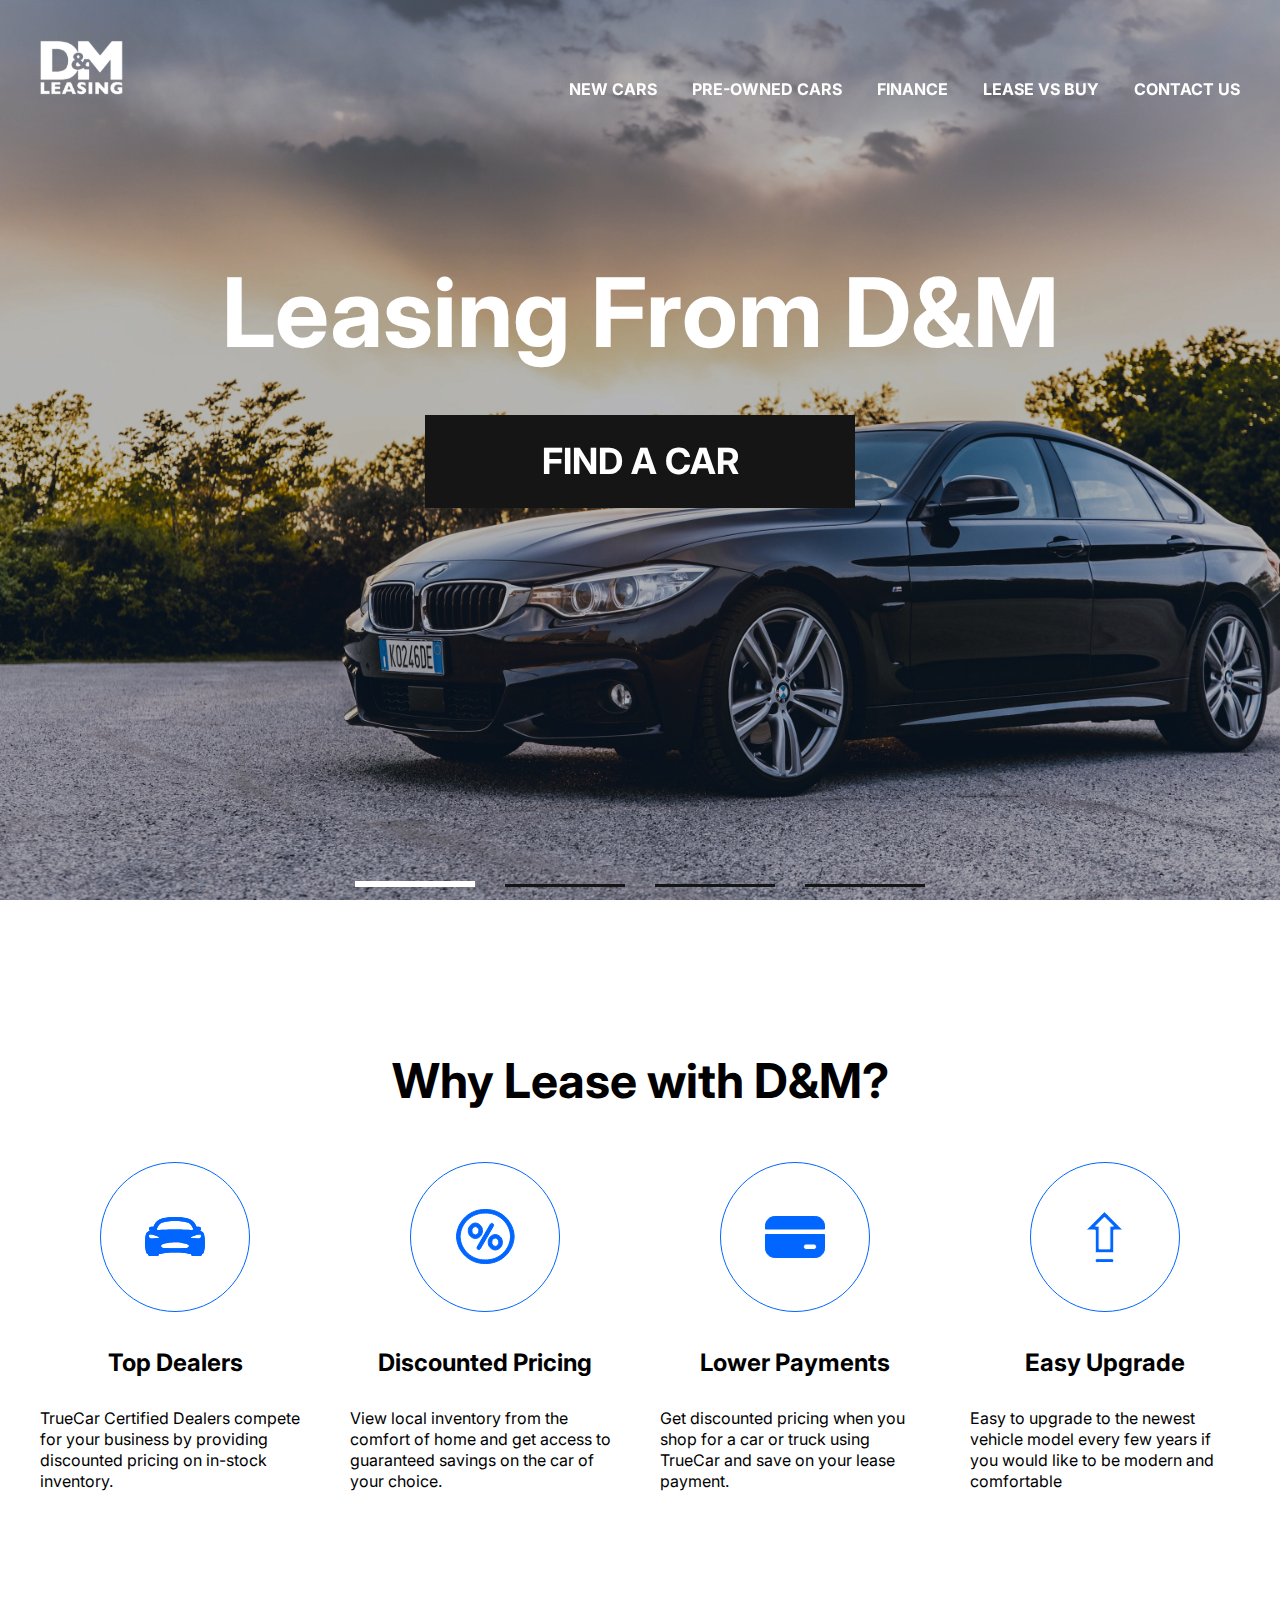
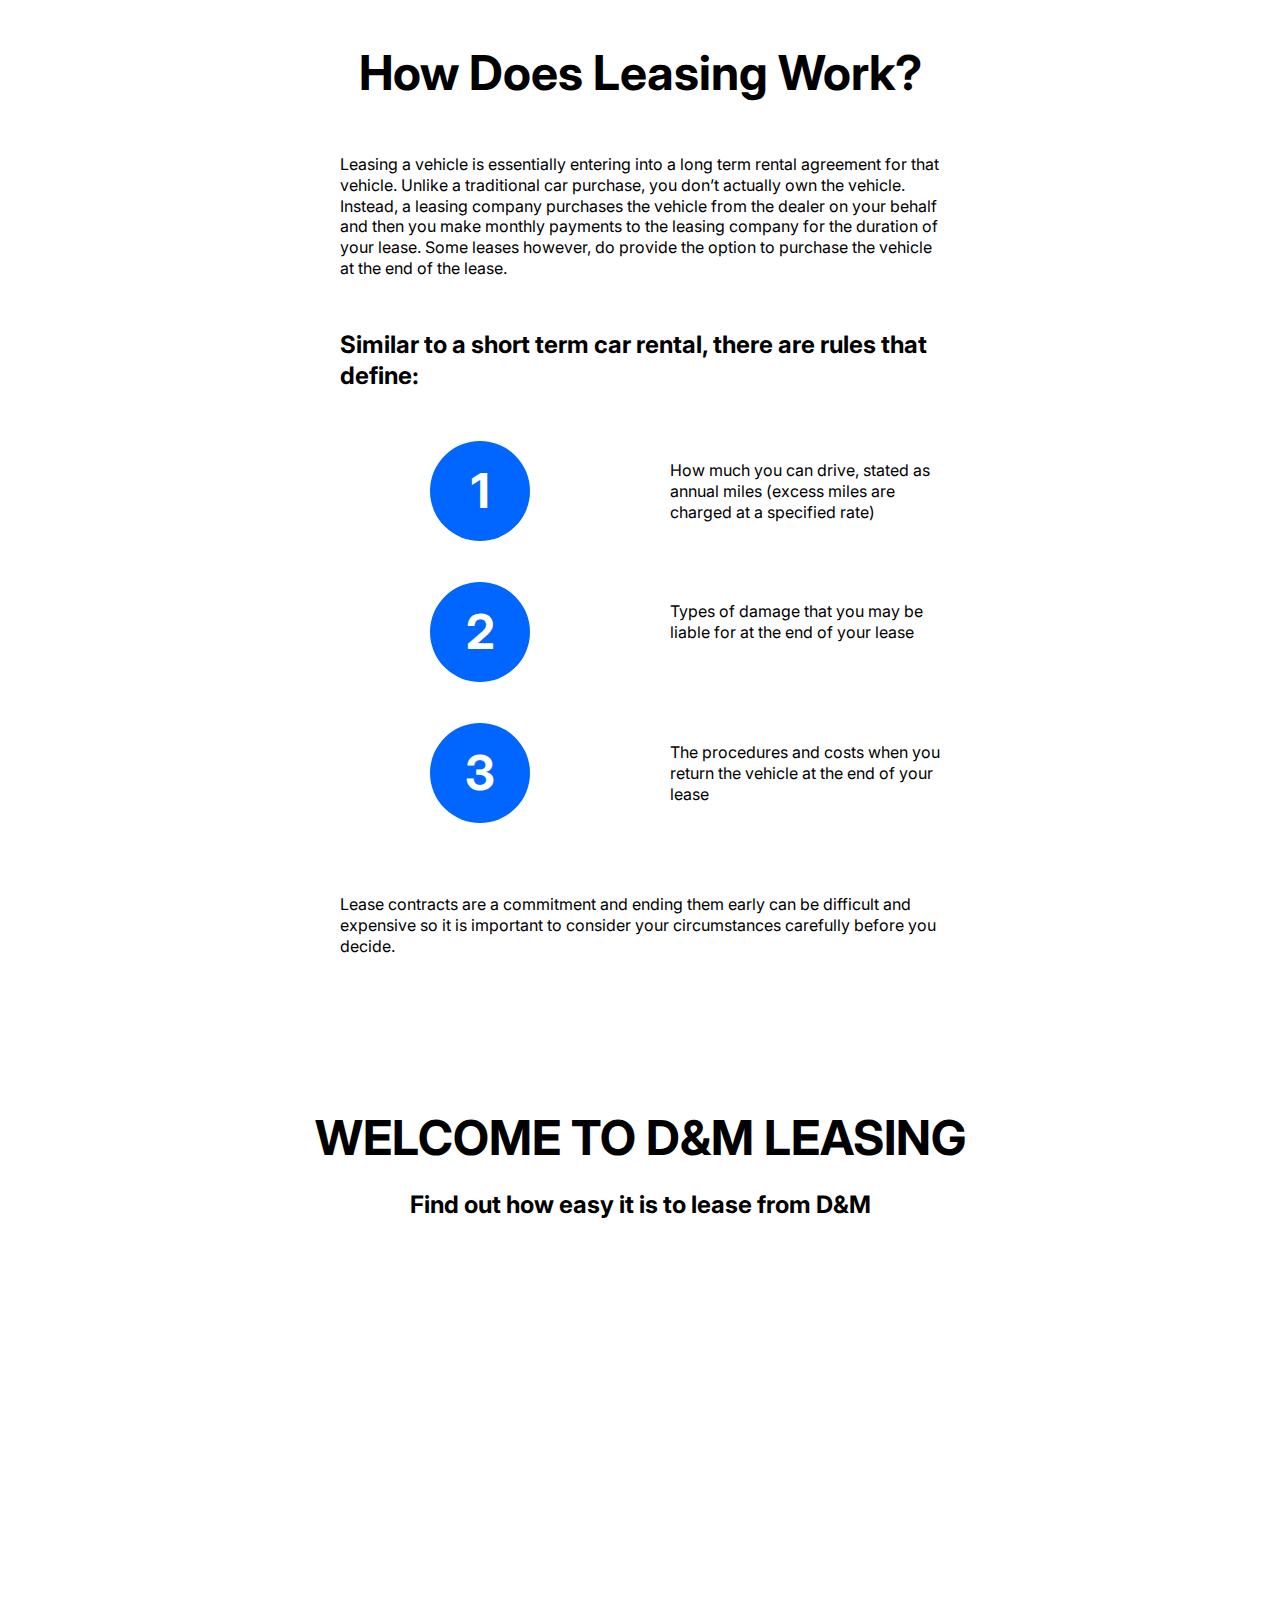
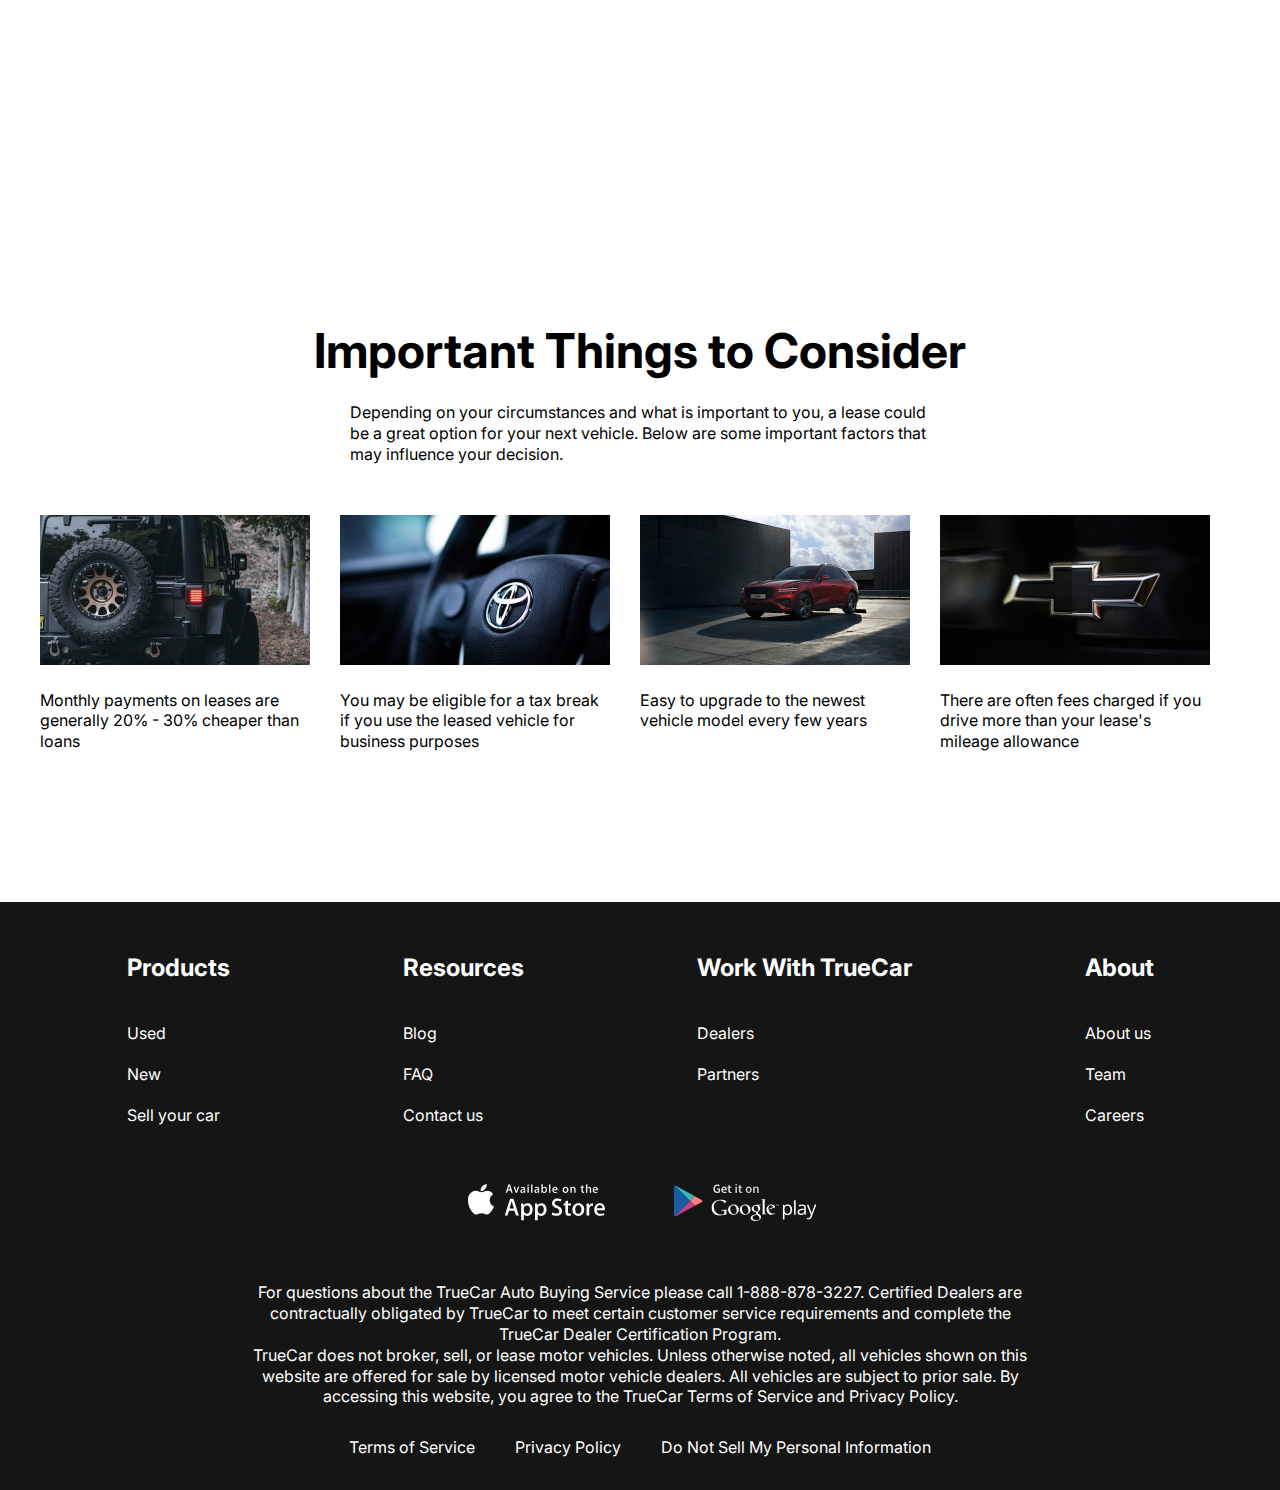
<file: index.html>
<!DOCTYPE html>
<html lang="en">
  <head>
    <meta charset="UTF-8" />
    <meta name="viewport" content="width=device-width, initial-scale=1.0" />
    <meta name="author" content="const.savitski@gmail.com" />
    <title>Lease Cars</title>
    <link rel="preconnect" href="https://fonts.googleapis.com" />
    <link rel="preconnect" href="https://fonts.gstatic.com" crossorigin />
    <link href="https://fonts.googleapis.com/css2?family=Inter:wght@400;700&display=swap" rel="stylesheet" />
    <link rel="stylesheet" href="https://cdn.jsdelivr.net/npm/swiper@10/swiper-bundle.min.css" />
    <link rel="stylesheet" href="css/style.css" />
  </head>
  <body>
    <div class="wrapper">
      <header class="header header-main">
        <div class="container">
          <div class="header__inner">
            <a href="index.html" class="logo">
              <img src="img/logo.svg" alt="logo" class="logo__img" />
            </a>
            <nav class="menu">
              <button class="menu__btn">
                <span></span>
                <span></span>
                <span></span>
              </button>
              <ul class="menu__list">
                <li class="menu__list-item">
                  <a href="new-cars.html" class="menu__list-link">NEW CARS</a>
                </li>
                <li class="menu__list-item">
                  <a href="#" class="menu__list-link">PRE-OWNED CARS</a>
                </li>
                <li class="menu__list-item">
                  <a href="#" class="menu__list-link">FINANCE</a>
                </li>
                <li class="menu__list-item">
                  <a href="#" class="menu__list-link">LEASE VS BUY</a>
                </li>
                <li class="menu__list-item">
                  <a href="contacts.html" class="menu__list-link">CONTACT US</a>
                </li>
              </ul>
            </nav>
          </div>
          <!-- /.header__inner -->
        </div>
        <!-- /.container -->
      </header>
      <!-- header -->
      <main class="main">
        <section class="top">
          <div class="container">
            <h1 class="title">Leasing From D&M</h1>
            <a href="new-cars.html" class="top__link">FIND A CAR</a>
          </div>
        </section>
        <div class="slider">
          <div class="swiper">
            <div class="swiper-wrapper">
              <div class="swiper-slide" style="background-image: url(img/slide-1.jpg)"></div>
              <div class="swiper-slide" style="background-image: url(img/slide-2.jpg)"></div>
              <div class="swiper-slide" style="background-image: url(img/slide-3.jpg)"></div>
              <div class="swiper-slide" style="background-image: url(img/slide-4.jpg)"></div>
            </div>
            <div class="swiper-pagination"></div>
          </div>
        </div>
        <section class="why-lease">
          <div class="container">
            <h2 class="section-title">Why Lease with D&M?</h2>
            <ul class="why-lease__list">
              <li class="why-lease__item">
                <img src="img/why-lease-1.svg" alt="why-lease" class="why-lease__item-img" />
                <h3 class="why-lease__item-title">Top Dealers</h3>
                <p class="why-lease__item-text">TrueCar Certified Dealers compete for your business by providing discounted pricing on in-stock inventory.</p>
              </li>
              <li class="why-lease__item">
                <img src="img/why-lease-2.svg" alt="why-lease" class="why-lease__item-img" />
                <h3 class="why-lease__item-title">Discounted Pricing</h3>
                <p class="why-lease__item-text">View local inventory from the comfort of home and get access to guaranteed savings on the car of your choice.</p>
              </li>
              <li class="why-lease__item">
                <img src="img/why-lease-3.svg" alt="why-lease" class="why-lease__item-img" />
                <h3 class="why-lease__item-title">Lower Payments</h3>
                <p class="why-lease__item-text">Get discounted pricing when you shop for a car or truck using TrueCar and save on your lease payment.</p>
              </li>
              <li class="why-lease__item">
                <img src="img/why-lease-4.svg" alt="why-lease" class="why-lease__item-img" />
                <h3 class="why-lease__item-title">Easy Upgrade</h3>
                <p class="why-lease__item-text">Easy to upgrade to the newest vehicle model every few years if you would like to be modern and comfortable</p>
              </li>
            </ul>
          </div>
        </section>
        <section class="how-does">
          <div class="container">
            <div class="how-does__inner">
              <h2 class="section-title">How Does Leasing Work?</h2>
              <p class="how-does__text">
                Leasing a vehicle is essentially entering into a long term rental agreement for that vehicle. Unlike a traditional car purchase, you don’t actually own the vehicle. Instead, a leasing
                company purchases the vehicle from the dealer on your behalf and then you make monthly payments to the leasing company for the duration of your lease. Some leases however, do provide
                the option to purchase the vehicle at the end of the lease.
              </p>
              <h4 class="how-does-title">Similar to a short term car rental, there are rules that define:</h4>
              <ol class="how-does-list">
                <li class="how-does-item">How much you can drive, stated as annual miles (excess miles are charged at a specified rate)</li>
                <li class="how-does-item">Types of damage that you may be liable for at the end of your lease</li>
                <li class="how-does-item">The procedures and costs when you return the vehicle at the end of your lease</li>
              </ol>
              <p class="how-does__text">
                Lease contracts are a commitment and ending them early can be difficult and expensive so it is important to consider your circumstances carefully before you decide.
              </p>
            </div>
          </div>
        </section>
        <section class="video">
          <div class="container">
            <h2 class="section-title video__title">WELCOME TO D&M LEASING</h2>
            <p class="video__text">Find out how easy it is to lease from D&M</p>
            <iframe
              class="video__content"
              width="1000"
              height="500"
              src="https://www.youtube.com/embed/gGgpRIZB2OI?si=uB-7iKYy2S3xcI5C&amp;controls=0"
              title="YouTube video player"
              frameborder="0"
              allow="accelerometer; autoplay; clipboard-write; encrypted-media; gyroscope; picture-in-picture; web-share"
              allowfullscreen
            ></iframe>
          </div>
        </section>
        <section class="important">
          <div class="container">
            <h2 class="section-title important__title">Important Things to Consider</h2>
            <p class="important__text">
              Depending on your circumstances and what is important to you, a lease could be a great option for your next vehicle. Below are some important factors that may influence your decision.
            </p>
            <ul class="important__list">
              <li class="important__item">
                <img src="img/imp-1.jpg" alt="important" class="important__item-img" />
                <p class="important__item-text">Monthly payments on leases are generally 20% - 30% cheaper than loans</p>
              </li>
              <li class="important__item">
                <img src="img/imp-2.jpg" alt="important" class="important__item-img" />
                <p class="important__item-text">You may be eligible for a tax break if you use the leased vehicle for business purposes</p>
              </li>
              <li class="important__item">
                <img src="img/imp-3.jpg" alt="important" class="important__item-img" />
                <p class="important__item-text">Easy to upgrade to the newest vehicle model every few years</p>
              </li>
              <li class="important__item">
                <img src="img/imp-4.jpg" alt="important" class="important__item-img" />
                <p class="important__item-text">There are often fees charged if you drive more than your lease's mileage allowance</p>
              </li>
            </ul>
          </div>
        </section>
      </main>
      <!-- main -->
      <footer class="footer">
        <div class="container">
          <nav class="footer__menu">
            <ul class="footer__menu-list">
              <li class="footer__menu-item">
                <p class="footer__menu-title">Products</p>
              </li>
              <li class="footer__menu-item">
                <a href="#" class="footer__menu-link">Used</a>
              </li>
              <li class="footer__menu-item">
                <a href="#" class="footer__menu-link">New</a>
              </li>
              <li class="footer__menu-item">
                <a href="#" class="footer__menu-link">Sell your car</a>
              </li>
            </ul>
            <ul class="footer__menu-list">
              <li class="footer__menu-item">
                <p class="footer__menu-title">Resources</p>
              </li>
              <li class="footer__menu-item">
                <a href="#" class="footer__menu-link">Blog</a>
              </li>
              <li class="footer__menu-item">
                <a href="#" class="footer__menu-link">FAQ</a>
              </li>
              <li class="footer__menu-item">
                <a href="#" class="footer__menu-link">Contact us</a>
              </li>
            </ul>
            <ul class="footer__menu-list">
              <li class="footer__menu-item">
                <p class="footer__menu-title">Work With TrueCar</p>
              </li>
              <li class="footer__menu-item">
                <a href="#" class="footer__menu-link">Dealers</a>
              </li>
              <li class="footer__menu-item">
                <a href="#" class="footer__menu-link">Partners</a>
              </li>
            </ul>
            <ul class="footer__menu-list">
              <li class="footer__menu-item">
                <p class="footer__menu-title">About</p>
              </li>
              <li class="footer__menu-item">
                <a href="#" class="footer__menu-link">About us</a>
              </li>
              <li class="footer__menu-item">
                <a href="#" class="footer__menu-link">Team</a>
              </li>
              <li class="footer__menu-item">
                <a href="#" class="footer__menu-link">Careers</a>
              </li>
            </ul>
          </nav>
          <ul class="app">
            <li class="app__item">
              <a href="#" class="app__item-link">
                <img class="app__item-img" src="img/appstore.svg" alt="app" />
              </a>
            </li>
            <li class="app__item">
              <a href="#" class="app__item-link">
                <img class="app__item-img" src="img/googleplay.svg" alt="app" />
              </a>
            </li>
          </ul>
          <div class="footer__copy">
            <p class="footer__copy-text">
              For questions about the TrueCar Auto Buying Service please call 1-888-878-3227. Certified Dealers are contractually obligated by TrueCar to meet certain customer service requirements and
              complete the TrueCar Dealer Certification Program.
            </p>
            <p class="footer__copy-text">
              TrueCar does not broker, sell, or lease motor vehicles. Unless otherwise noted, all vehicles shown on this website are offered for sale by licensed motor vehicle dealers. All vehicles
              are subject to prior sale. By accessing this website, you agree to the TrueCar Terms of Service and Privacy Policy.
            </p>
          </div>
          <nav class="copy__nav">
            <ul class="copy__nav-list">
              <li class="copy__nav-item">
                <a href="#" class="copy__nav-link">Terms of Service</a>
              </li>
              <li class="copy__nav-item">
                <a href="#" class="copy__nav-link">Privacy Policy</a>
              </li>
              <li class="copy__nav-item">
                <a href="#" class="copy__nav-link">Do Not Sell My Personal Information</a>
              </li>
            </ul>
          </nav>
        </div>
      </footer>
      <!-- footer -->
    </div>
    <!-- wrapper -->
    <script src="js/swiper-bundle.min.js"></script>
    <script src="js/main.js"></script>
  </body>
</html>
</file>
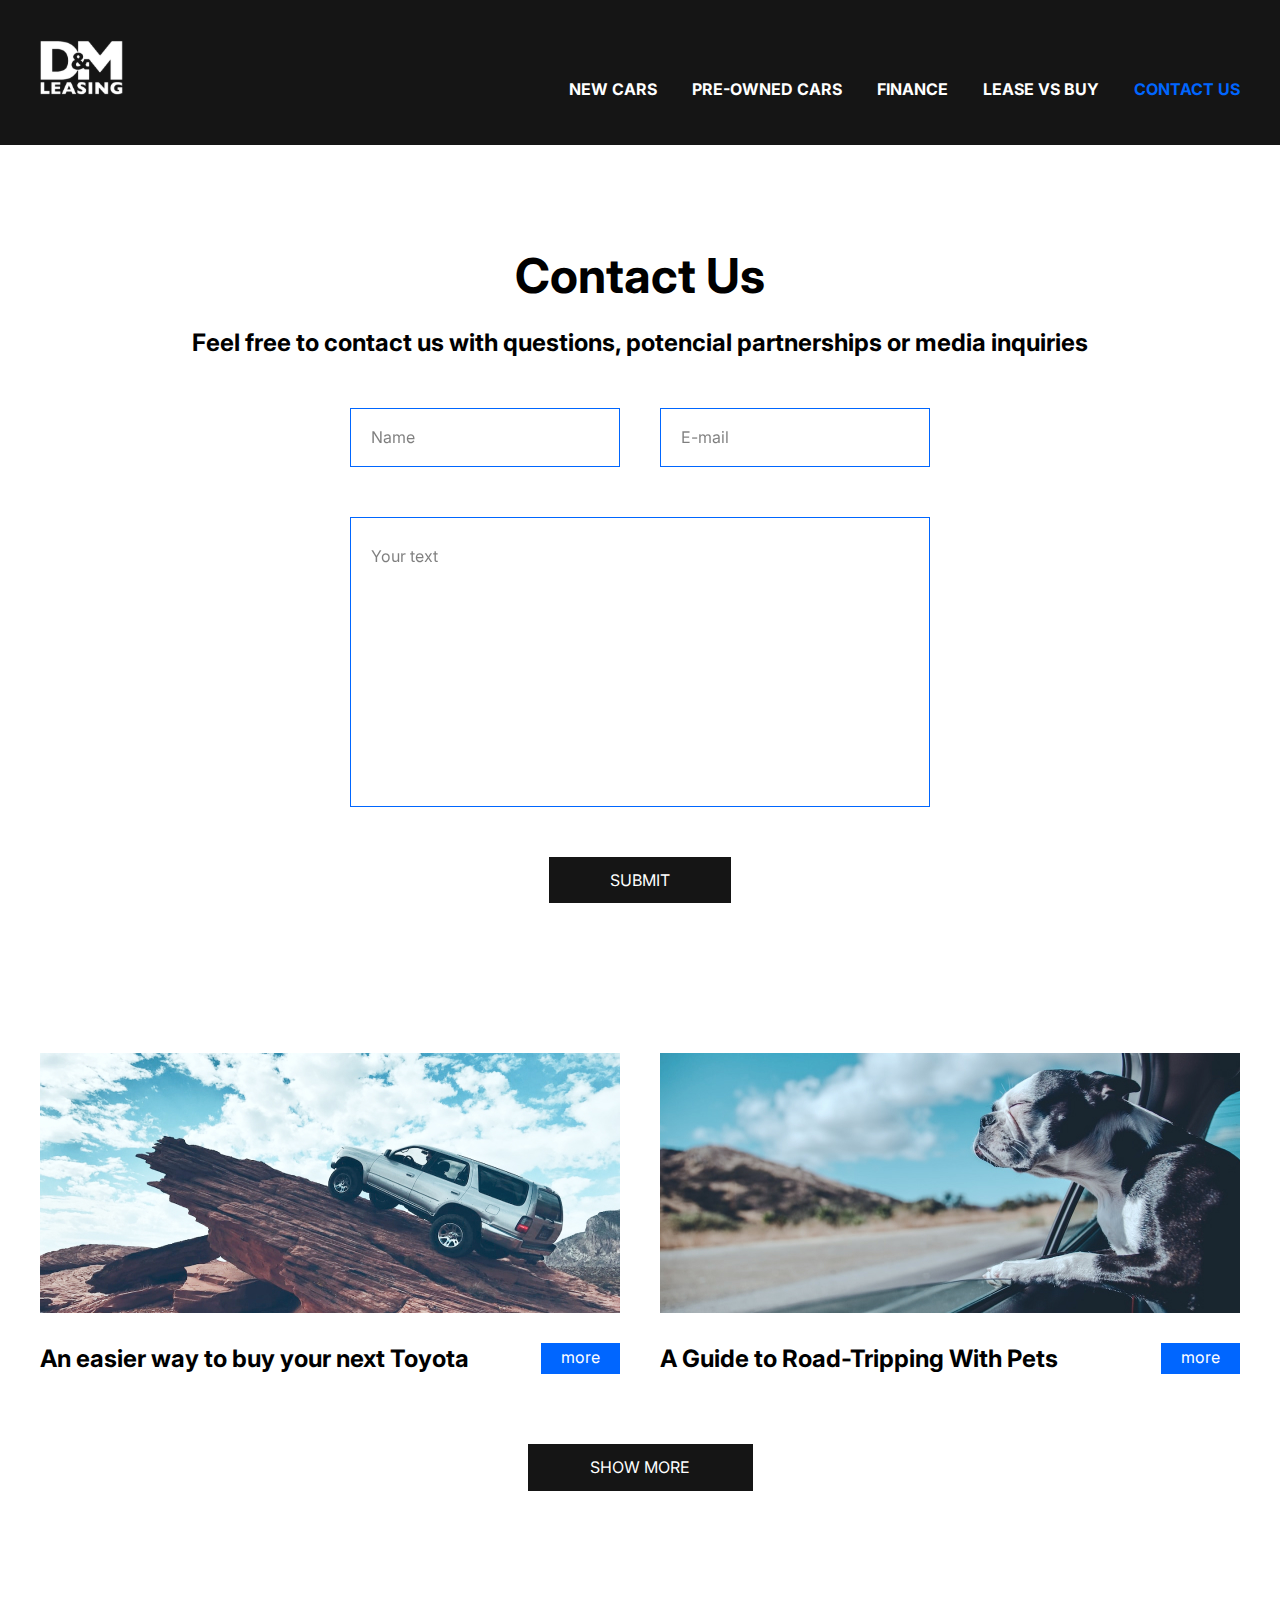
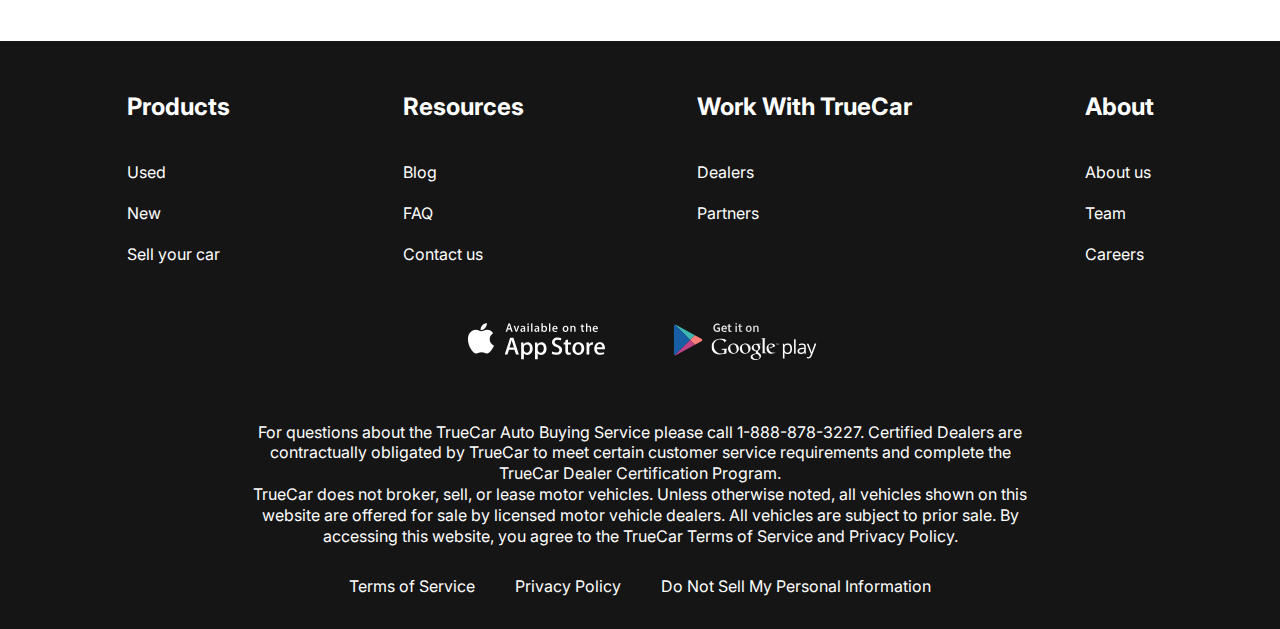
<file: contacts.html>
<!DOCTYPE html>
<html lang="en">
  <head>
    <meta charset="UTF-8" />
    <meta name="viewport" content="width=device-width, initial-scale=1.0" />
    <title>Lease Cars</title>
    <link rel="preconnect" href="https://fonts.googleapis.com" />
    <link rel="preconnect" href="https://fonts.gstatic.com" crossorigin />
    <link
      href="https://fonts.googleapis.com/css2?family=Inter:wght@400;700&display=swap"
      rel="stylesheet"
    />
    <link rel="stylesheet" href="css/style.css" />
  </head>
  <body>
    <div class="wrapper">
      <header class="header">
        <div class="container">
          <div class="header__inner">
            <a href="index.html" class="logo">
              <img src="img/logo.svg" alt="logo" class="logo__img" />
            </a>
            <nav class="menu">
              <button class="menu__btn">
                <span></span>
                <span></span>
                <span></span>
              </button>
              <ul class="menu__list">
                <li class="menu__list-item">
                  <a href="new-cars.html" class="menu__list-link">NEW CARS</a>
                </li>
                <li class="menu__list-item">
                  <a href="#" class="menu__list-link">PRE-OWNED CARS</a>
                </li>
                <li class="menu__list-item">
                  <a href="#" class="menu__list-link">FINANCE</a>
                </li>
                <li class="menu__list-item">
                  <a href="#" class="menu__list-link">LEASE VS BUY</a>
                </li>
                <li class="menu__list-item">
                  <a
                    href="contacts.html"
                    class="menu__list-link menu__list-link--active"
                    >CONTACT US</a
                  >
                </li>
              </ul>
            </nav>
          </div>
          <!-- /.header__inner -->
        </div>
        <!-- /.container -->
      </header>
      <!-- header -->
      <main class="main">
        <section class="contacts">
          <div class="container">
            <h2 class="section-title contacts__title">Contact Us</h2>
            <p class="contacts__text">
              Feel free to contact us with questions, potencial partnerships or
              media inquiries
            </p>
            <form action="#" class="form">
              <input type="text" class="form__input" placeholder="Name" />
              <input type="email" class="form__input" placeholder="E-mail" />
              <textarea
                class="form__textarea"
                placeholder="Your text"
              ></textarea>
              <button class="form__btn" type="submit">SUBMIT</button>
            </form>
          </div>
        </section>
        <section class="blog">
          <div class="container">
            <div class="blog__items">
              <div class="blog__item">
                <img src="img/blog-1.jpg" alt="blog" class="blog__item-img" />
                <h4 class="blog__item-title">
                  An easier way to buy your next Toyota
                </h4>
                <a href="#" class="blog__item-link">more</a>
              </div>
              <div class="blog__item">
                <img src="img/blog-2.jpg" alt="blog" class="blog__item-img" />
                <h4 class="blog__item-title">
                  A Guide to Road-Tripping With Pets
                </h4>
                <a href="#" class="blog__item-link">more</a>
              </div>
            </div>
            <a href="#" class="showmore-link">SHOW MORE</a>
          </div>
        </section>
      </main>
      <!-- main -->
      <footer class="footer">
        <div class="container">
          <nav class="footer__menu">
            <ul class="footer__menu-list">
              <li class="footer__menu-item">
                <p class="footer__menu-title">Products</p>
              </li>
              <li class="footer__menu-item">
                <a href="#" class="footer__menu-link">Used</a>
              </li>
              <li class="footer__menu-item">
                <a href="#" class="footer__menu-link">New</a>
              </li>
              <li class="footer__menu-item">
                <a href="#" class="footer__menu-link">Sell your car</a>
              </li>
            </ul>
            <ul class="footer__menu-list">
              <li class="footer__menu-item">
                <p class="footer__menu-title">Resources</p>
              </li>
              <li class="footer__menu-item">
                <a href="#" class="footer__menu-link">Blog</a>
              </li>
              <li class="footer__menu-item">
                <a href="#" class="footer__menu-link">FAQ</a>
              </li>
              <li class="footer__menu-item">
                <a href="#" class="footer__menu-link">Contact us</a>
              </li>
            </ul>
            <ul class="footer__menu-list">
              <li class="footer__menu-item">
                <p class="footer__menu-title">Work With TrueCar</p>
              </li>
              <li class="footer__menu-item">
                <a href="#" class="footer__menu-link">Dealers</a>
              </li>
              <li class="footer__menu-item">
                <a href="#" class="footer__menu-link">Partners</a>
              </li>
            </ul>
            <ul class="footer__menu-list">
              <li class="footer__menu-item">
                <p class="footer__menu-title">About</p>
              </li>
              <li class="footer__menu-item">
                <a href="#" class="footer__menu-link">About us</a>
              </li>
              <li class="footer__menu-item">
                <a href="#" class="footer__menu-link">Team</a>
              </li>
              <li class="footer__menu-item">
                <a href="#" class="footer__menu-link">Careers</a>
              </li>
            </ul>
          </nav>
          <ul class="app">
            <li class="app__item">
              <a href="#" class="app__item-link">
                <img class="app__item-img" src="img/appstore.svg" alt="app" />
              </a>
            </li>
            <li class="app__item">
              <a href="#" class="app__item-link">
                <img class="app__item-img" src="img/googleplay.svg" alt="app" />
              </a>
            </li>
          </ul>
          <div class="footer__copy">
            <p class="footer__copy-text">
              For questions about the TrueCar Auto Buying Service please call
              1-888-878-3227. Certified Dealers are contractually obligated by
              TrueCar to meet certain customer service requirements and complete
              the TrueCar Dealer Certification Program.
            </p>
            <p class="footer__copy-text">
              TrueCar does not broker, sell, or lease motor vehicles. Unless
              otherwise noted, all vehicles shown on this website are offered
              for sale by licensed motor vehicle dealers. All vehicles are
              subject to prior sale. By accessing this website, you agree to the
              TrueCar Terms of Service and Privacy Policy.
            </p>
          </div>
          <nav class="copy__nav">
            <ul class="copy__nav-list">
              <li class="copy__nav-item">
                <a href="#" class="copy__nav-link">Terms of Service</a>
              </li>
              <li class="copy__nav-item">
                <a href="#" class="copy__nav-link">Privacy Policy</a>
              </li>
              <li class="copy__nav-item">
                <a href="#" class="copy__nav-link"
                  >Do Not Sell My Personal Information</a
                >
              </li>
            </ul>
          </nav>
        </div>
      </footer>
      <!-- footer -->
    </div>
    <!-- wrapper -->
    <script src="js/main.js"></script>
  </body>
</html>
</file>
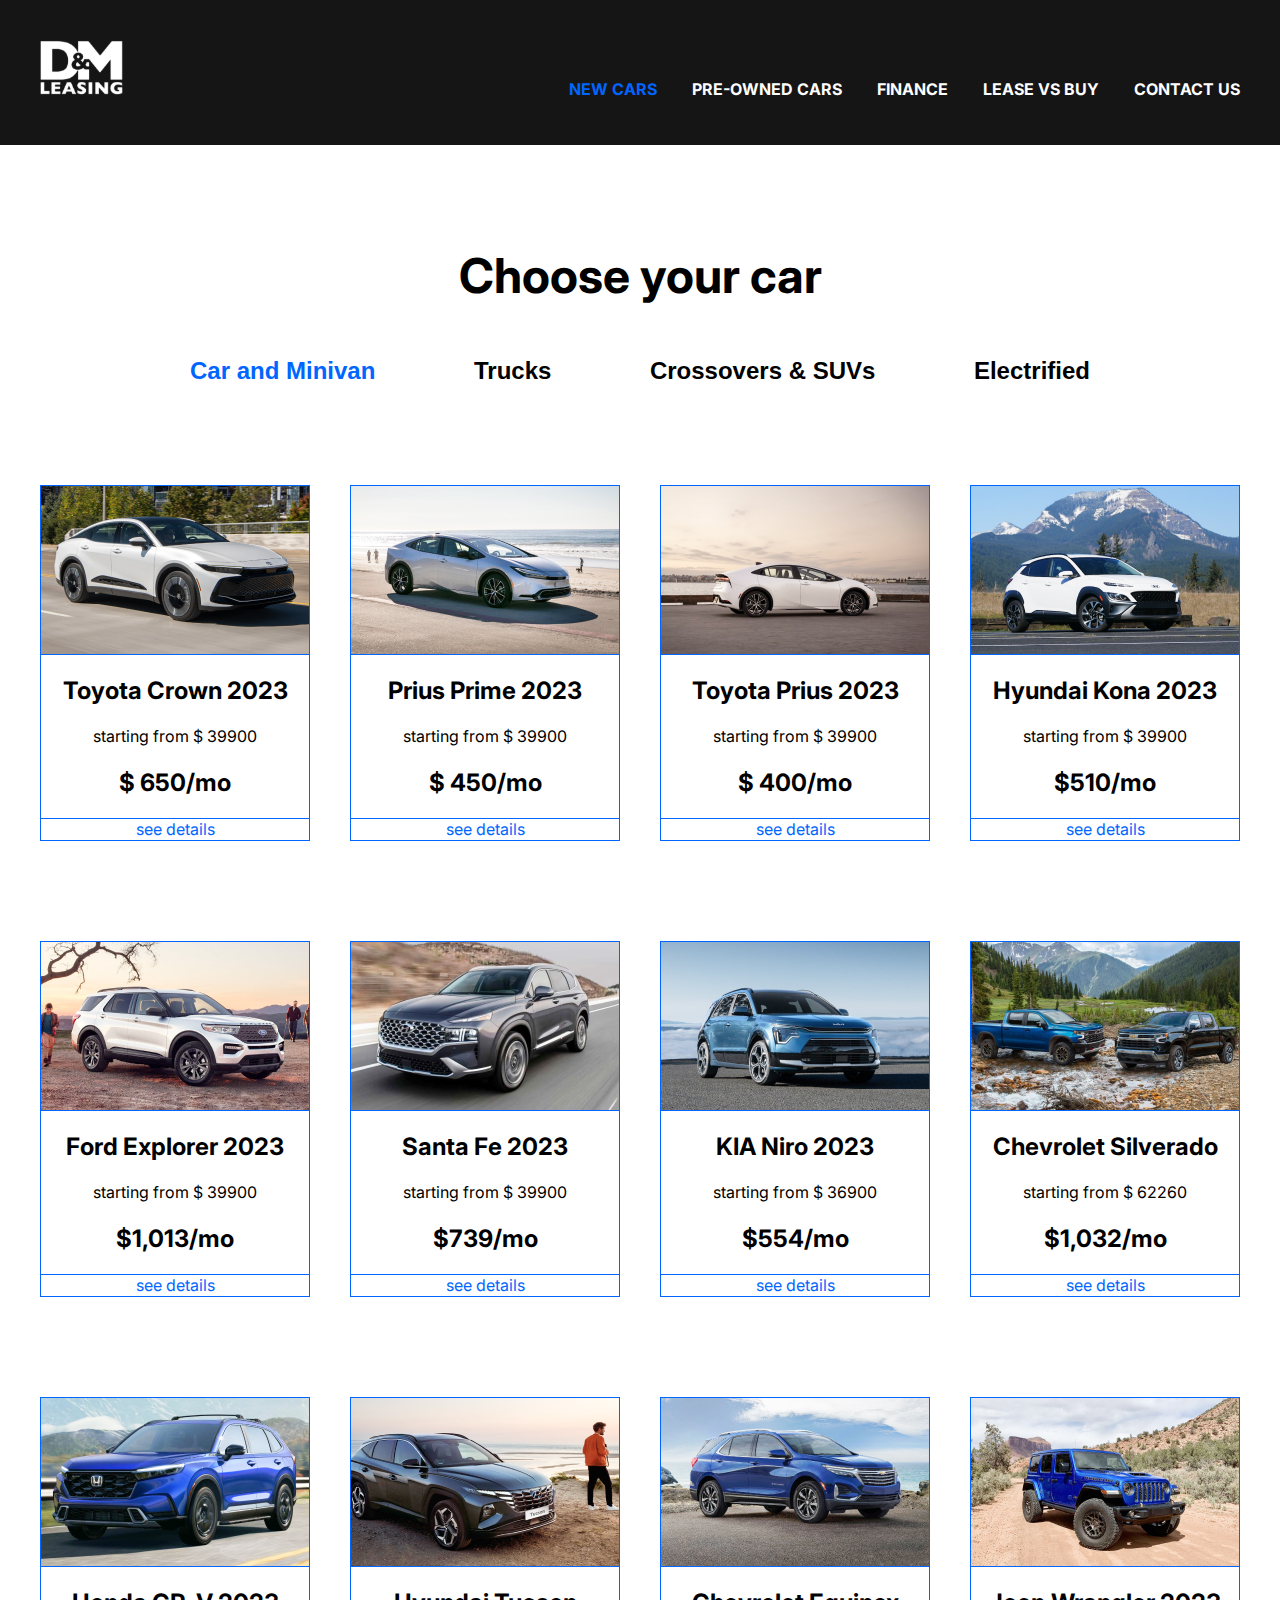
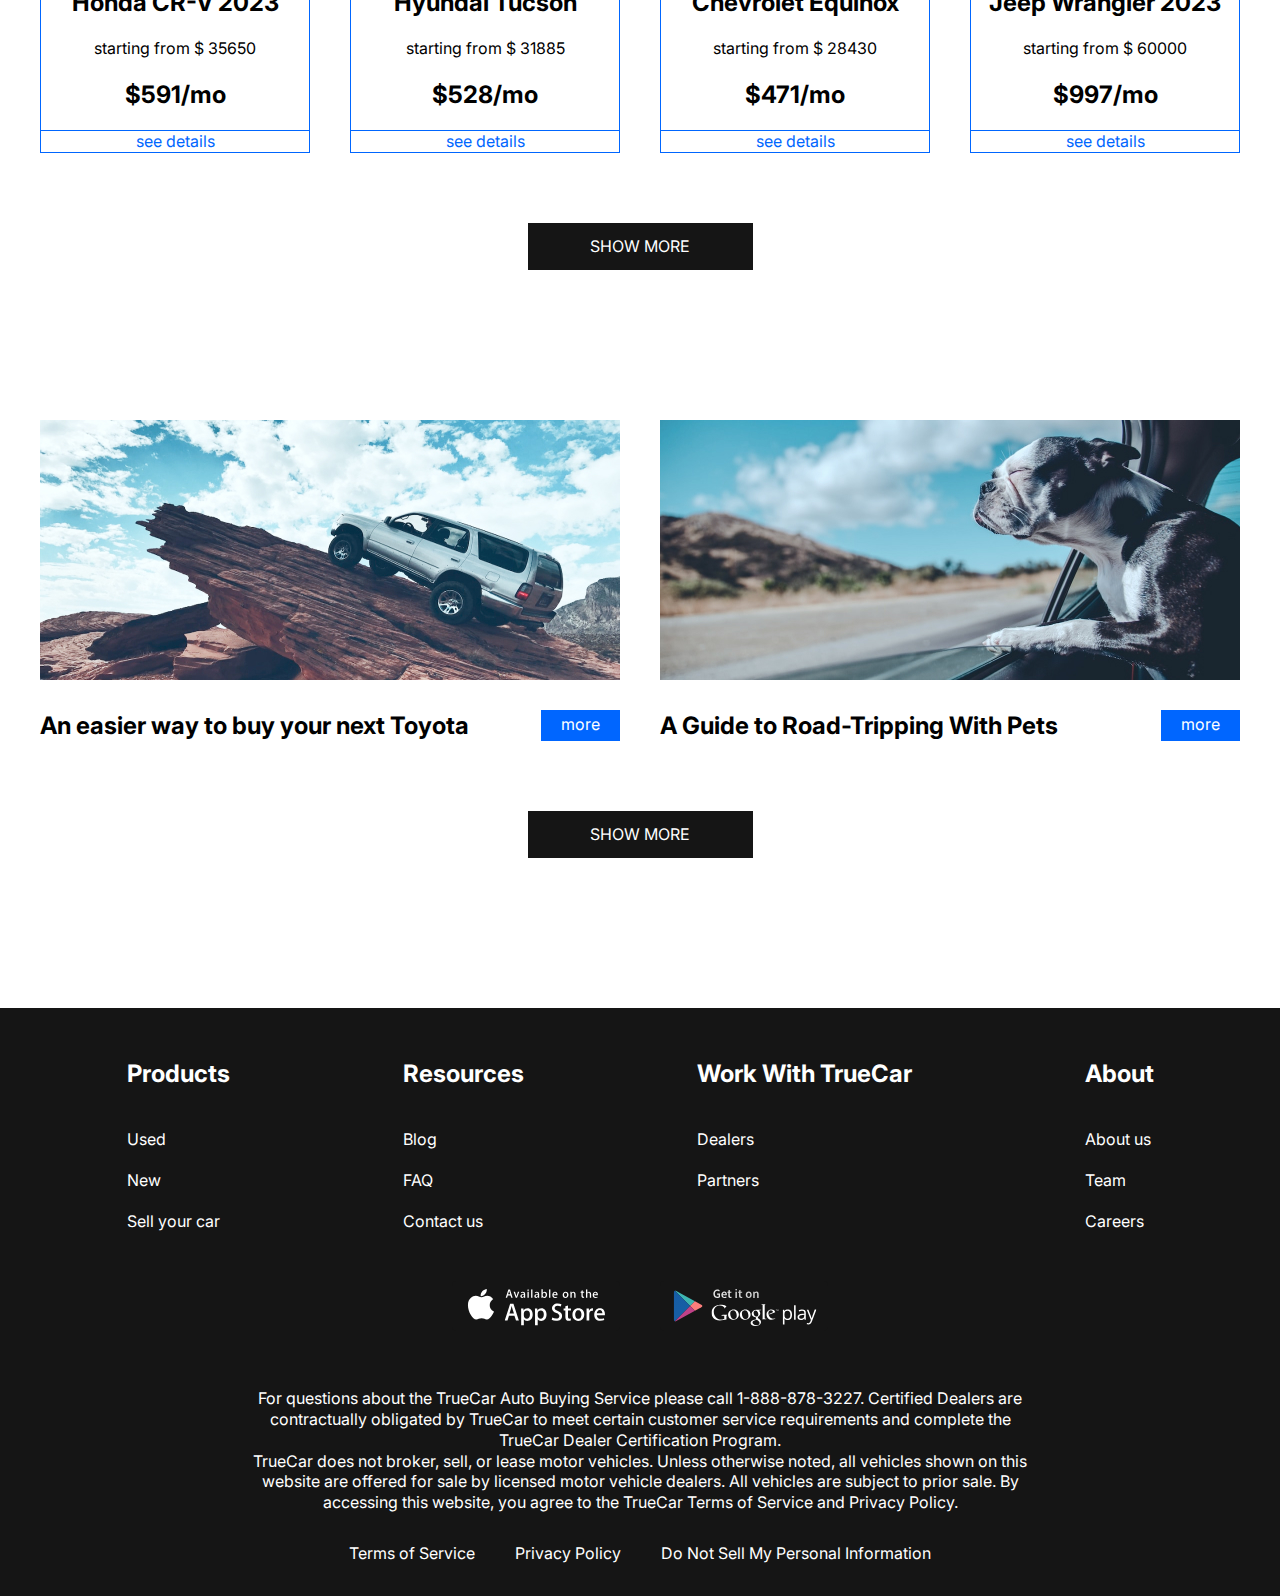
<file: new-cars.html>
<!DOCTYPE html>
<html lang="en">
  <head>
    <meta charset="UTF-8" />
    <meta name="viewport" content="width=device-width, initial-scale=1.0" />
    <title>Lease Cars</title>
    <link rel="preconnect" href="https://fonts.googleapis.com" />
    <link rel="preconnect" href="https://fonts.gstatic.com" crossorigin />
    <link
      href="https://fonts.googleapis.com/css2?family=Inter:wght@400;700&display=swap"
      rel="stylesheet"
    />
    <link rel="stylesheet" href="css/style.css" />
  </head>
  <body>
    <div class="wrapper">
      <header class="header">
        <div class="container">
          <div class="header__inner">
            <a href="index.html" class="logo">
              <img src="img/logo.svg" alt="logo" class="logo__img" />
            </a>
            <nav class="menu">
              <button class="menu__btn">
                <span></span>
                <span></span>
                <span></span>
              </button>
              <ul class="menu__list">
                <li class="menu__list-item">
                  <a
                    href="new-cars.html"
                    class="menu__list-link menu__list-link--active"
                    >NEW CARS</a
                  >
                </li>
                <li class="menu__list-item">
                  <a href="#" class="menu__list-link">PRE-OWNED CARS</a>
                </li>
                <li class="menu__list-item">
                  <a href="#" class="menu__list-link">FINANCE</a>
                </li>
                <li class="menu__list-item">
                  <a href="#" class="menu__list-link">LEASE VS BUY</a>
                </li>
                <li class="menu__list-item">
                  <a href="contacts.html" class="menu__list-link">CONTACT US</a>
                </li>
              </ul>
            </nav>
          </div>
          <!-- /.header__inner -->
        </div>
        <!-- /.container -->
      </header>
      <!-- header -->
      <main class="main">
        <section class="choose">
          <div class="container">
            <h2 class="section-title">Choose your car</h2>
            <div class="tabs">
              <div class="tabs__btn">
                <button
                  class="tabs__btn-item tabs__btn-item--active"
                  data-button="content-1"
                >
                  Car and Minivan
                </button>
                <button class="tabs__btn-item" data-button="content-2">
                  Trucks
                </button>
                <button class="tabs__btn-item" data-button="content-3">
                  Crossovers & SUVs
                </button>
                <button class="tabs__btn-item" data-button="content-4">
                  Electrified
                </button>
              </div>
              <div class="tabs__content">
                <div
                  class="tabs__content-item tabs__content-item--active"
                  id="content-1"
                >
                  <div class="card">
                    <img src="img/card-1.jpg" alt="cars" class="card__img" />
                    <div class="card__content">
                      <h4 class="card__title">Toyota Crown 2023</h4>
                      <p class="card__text">starting from $ 39900</p>
                      <p class="card__price">$ 650/mo</p>
                    </div>
                    <a href="#" class="card__link">see details</a>
                  </div>
                  <div class="card">
                    <img src="img/card-2.jpg" alt="cars" class="card__img" />
                    <div class="card__content">
                      <h4 class="card__title">Prius Prime 2023</h4>
                      <p class="card__text">starting from $ 39900</p>
                      <p class="card__price">$ 450/mo</p>
                    </div>
                    <a href="#" class="card__link">see details</a>
                  </div>
                  <div class="card">
                    <img src="img/card-3.jpg" alt="cars" class="card__img" />
                    <div class="card__content">
                      <h4 class="card__title">Toyota Prius 2023</h4>
                      <p class="card__text">starting from $ 39900</p>
                      <p class="card__price">$ 400/mo</p>
                    </div>
                    <a href="#" class="card__link">see details</a>
                  </div>
                  <div class="card">
                    <img src="img/card-4.jpg" alt="cars" class="card__img" />
                    <div class="card__content">
                      <h4 class="card__title">Hyundai Kona 2023</h4>
                      <p class="card__text">starting from $ 39900</p>
                      <p class="card__price">$510/mo</p>
                    </div>
                    <a href="#" class="card__link">see details</a>
                  </div>
                  <div class="card">
                    <img src="img/card-5.jpg" alt="cars" class="card__img" />
                    <div class="card__content">
                      <h4 class="card__title">Ford Explorer 2023</h4>
                      <p class="card__text">starting from $ 39900</p>
                      <p class="card__price">$1,013/mo</p>
                    </div>
                    <a href="#" class="card__link">see details</a>
                  </div>
                  <div class="card">
                    <img src="img/card-6.jpg" alt="cars" class="card__img" />
                    <div class="card__content">
                      <h4 class="card__title">Santa Fe 2023</h4>
                      <p class="card__text">starting from $ 39900</p>
                      <p class="card__price">$739/mo</p>
                    </div>
                    <a href="#" class="card__link">see details</a>
                  </div>
                  <div class="card">
                    <img src="img/card-7.jpg" alt="cars" class="card__img" />
                    <div class="card__content">
                      <h4 class="card__title">KIA Niro 2023</h4>
                      <p class="card__text">starting from $ 36900</p>
                      <p class="card__price">$554/mo</p>
                    </div>
                    <a href="#" class="card__link">see details</a>
                  </div>
                  <div class="card">
                    <img src="img/card-8.jpg" alt="cars" class="card__img" />
                    <div class="card__content">
                      <h4 class="card__title">Chevrolet Silverado</h4>
                      <p class="card__text">starting from $ 62260</p>
                      <p class="card__price">$1,032/mo</p>
                    </div>
                    <a href="#" class="card__link">see details</a>
                  </div>
                  <div class="card">
                    <img src="img/card-9.jpg" alt="cars" class="card__img" />
                    <div class="card__content">
                      <h4 class="card__title">Honda CR-V 2023</h4>
                      <p class="card__text">starting from $ 35650</p>
                      <p class="card__price">$591/mo</p>
                    </div>
                    <a href="#" class="card__link">see details</a>
                  </div>
                  <div class="card">
                    <img src="img/card-10.jpg" alt="cars" class="card__img" />
                    <div class="card__content">
                      <h4 class="card__title">Hyundai Tucson</h4>
                      <p class="card__text">starting from $ 31885</p>
                      <p class="card__price">$528/mo</p>
                    </div>
                    <a href="#" class="card__link">see details</a>
                  </div>
                  <div class="card">
                    <img src="img/card-11.jpg" alt="cars" class="card__img" />
                    <div class="card__content">
                      <h4 class="card__title">Chevrolet Equinox</h4>
                      <p class="card__text">starting from $ 28430</p>
                      <p class="card__price">$471/mo</p>
                    </div>
                    <a href="#" class="card__link">see details</a>
                  </div>
                  <div class="card">
                    <img src="img/card-12.jpg" alt="cars" class="card__img" />
                    <div class="card__content">
                      <h4 class="card__title">Jeep Wrangler 2023</h4>
                      <p class="card__text">starting from $ 60000</p>
                      <p class="card__price">$997/mo</p>
                    </div>
                    <a href="#" class="card__link">see details</a>
                  </div>
                </div>
                <div class="tabs__content-item" id="content-2">
                  <div class="card">
                    <img src="img/card-7.jpg" alt="cars" class="card__img" />
                    <div class="card__content">
                      <h4 class="card__title">KIA Niro 2023</h4>
                      <p class="card__text">starting from $ 36900</p>
                      <p class="card__price">$554/mo</p>
                    </div>
                    <a href="#" class="card__link">see details</a>
                  </div>
                  <div class="card">
                    <img src="img/card-8.jpg" alt="cars" class="card__img" />
                    <div class="card__content">
                      <h4 class="card__title">Chevrolet Silverado</h4>
                      <p class="card__text">starting from $ 62260</p>
                      <p class="card__price">$1,032/mo</p>
                    </div>
                    <a href="#" class="card__link">see details</a>
                  </div>
                  <div class="card">
                    <img src="img/card-9.jpg" alt="cars" class="card__img" />
                    <div class="card__content">
                      <h4 class="card__title">Honda CR-V 2023</h4>
                      <p class="card__text">starting from $ 35650</p>
                      <p class="card__price">$591/mo</p>
                    </div>
                    <a href="#" class="card__link">see details</a>
                  </div>
                  <div class="card">
                    <img src="img/card-10.jpg" alt="cars" class="card__img" />
                    <div class="card__content">
                      <h4 class="card__title">Hyundai Tucson</h4>
                      <p class="card__text">starting from $ 31885</p>
                      <p class="card__price">$528/mo</p>
                    </div>
                    <a href="#" class="card__link">see details</a>
                  </div>
                </div>
                <div class="tabs__content-item" id="content-3">
                  <div class="card">
                    <img src="img/card-5.jpg" alt="cars" class="card__img" />
                    <div class="card__content">
                      <h4 class="card__title">Ford Explorer 2023</h4>
                      <p class="card__text">starting from $ 39900</p>
                      <p class="card__price">$1,013/mo</p>
                    </div>
                    <a href="#" class="card__link">see details</a>
                  </div>
                  <div class="card">
                    <img src="img/card-6.jpg" alt="cars" class="card__img" />
                    <div class="card__content">
                      <h4 class="card__title">Santa Fe 2023</h4>
                      <p class="card__text">starting from $ 39900</p>
                      <p class="card__price">$739/mo</p>
                    </div>
                    <a href="#" class="card__link">see details</a>
                  </div>
                  <div class="card">
                    <img src="img/card-7.jpg" alt="cars" class="card__img" />
                    <div class="card__content">
                      <h4 class="card__title">KIA Niro 2023</h4>
                      <p class="card__text">starting from $ 36900</p>
                      <p class="card__price">$554/mo</p>
                    </div>
                    <a href="#" class="card__link">see details</a>
                  </div>
                  <div class="card">
                    <img src="img/card-8.jpg" alt="cars" class="card__img" />
                    <div class="card__content">
                      <h4 class="card__title">Chevrolet Silverado</h4>
                      <p class="card__text">starting from $ 62260</p>
                      <p class="card__price">$1,032/mo</p>
                    </div>
                    <a href="#" class="card__link">see details</a>
                  </div>
                  <div class="card">
                    <img src="img/card-9.jpg" alt="cars" class="card__img" />
                    <div class="card__content">
                      <h4 class="card__title">Honda CR-V 2023</h4>
                      <p class="card__text">starting from $ 35650</p>
                      <p class="card__price">$591/mo</p>
                    </div>
                    <a href="#" class="card__link">see details</a>
                  </div>
                  <div class="card">
                    <img src="img/card-10.jpg" alt="cars" class="card__img" />
                    <div class="card__content">
                      <h4 class="card__title">Hyundai Tucson</h4>
                      <p class="card__text">starting from $ 31885</p>
                      <p class="card__price">$528/mo</p>
                    </div>
                    <a href="#" class="card__link">see details</a>
                  </div>
                </div>
                <div class="tabs__content-item" id="content-4">
                  <div class="card">
                    <img src="img/card-10.jpg" alt="cars" class="card__img" />
                    <div class="card__content">
                      <h4 class="card__title">Hyundai Tucson</h4>
                      <p class="card__text">starting from $ 31885</p>
                      <p class="card__price">$528/mo</p>
                    </div>
                    <a href="#" class="card__link">see details</a>
                  </div>
                  <div class="card">
                    <img src="img/card-11.jpg" alt="cars" class="card__img" />
                    <div class="card__content">
                      <h4 class="card__title">Chevrolet Equinox</h4>
                      <p class="card__text">starting from $ 28430</p>
                      <p class="card__price">$471/mo</p>
                    </div>
                    <a href="#" class="card__link">see details</a>
                  </div>
                  <div class="card">
                    <img src="img/card-12.jpg" alt="cars" class="card__img" />
                    <div class="card__content">
                      <h4 class="card__title">Jeep Wrangler 2023</h4>
                      <p class="card__text">starting from $ 60000</p>
                      <p class="card__price">$997/mo</p>
                    </div>
                    <a href="#" class="card__link">see details</a>
                  </div>
                </div>
                <div class="tabs__content-item" id="content-2">
                  <div class="card">
                    <img src="img/card-7.jpg" alt="cars" class="card__img" />
                    <div class="card__content">
                      <h4 class="card__title">KIA Niro 2023</h4>
                      <p class="card__text">starting from $ 36900</p>
                      <p class="card__price">$554/mo</p>
                    </div>
                    <a href="#" class="card__link">see details</a>
                  </div>
                  <div class="card">
                    <img src="img/card-8.jpg" alt="cars" class="card__img" />
                    <div class="card__content">
                      <h4 class="card__title">Chevrolet Silverado</h4>
                      <p class="card__text">starting from $ 62260</p>
                      <p class="card__price">$1,032/mo</p>
                    </div>
                    <a href="#" class="card__link">see details</a>
                  </div>
                  <div class="card">
                    <img src="img/card-9.jpg" alt="cars" class="card__img" />
                    <div class="card__content">
                      <h4 class="card__title">Honda CR-V 2023</h4>
                      <p class="card__text">starting from $ 35650</p>
                      <p class="card__price">$591/mo</p>
                    </div>
                    <a href="#" class="card__link">see details</a>
                  </div>
                  <div class="card">
                    <img src="img/card-10.jpg" alt="cars" class="card__img" />
                    <div class="card__content">
                      <h4 class="card__title">Hyundai Tucson</h4>
                      <p class="card__text">starting from $ 31885</p>
                      <p class="card__price">$528/mo</p>
                    </div>
                    <a href="#" class="card__link">see details</a>
                  </div>
                </div>
                <div class="tabs__content-item" id="content-3">
                  <div class="card">
                    <img src="img/card-5.jpg" alt="cars" class="card__img" />
                    <div class="card__content">
                      <h4 class="card__title">Ford Explorer 2023</h4>
                      <p class="card__text">starting from $ 39900</p>
                      <p class="card__price">$1,013/mo</p>
                    </div>
                    <a href="#" class="card__link">see details</a>
                  </div>
                  <div class="card">
                    <img src="img/card-6.jpg" alt="cars" class="card__img" />
                    <div class="card__content">
                      <h4 class="card__title">Santa Fe 2023</h4>
                      <p class="card__text">starting from $ 39900</p>
                      <p class="card__price">$739/mo</p>
                    </div>
                    <a href="#" class="card__link">see details</a>
                  </div>
                  <div class="card">
                    <img src="img/card-7.jpg" alt="cars" class="card__img" />
                    <div class="card__content">
                      <h4 class="card__title">KIA Niro 2023</h4>
                      <p class="card__text">starting from $ 36900</p>
                      <p class="card__price">$554/mo</p>
                    </div>
                    <a href="#" class="card__link">see details</a>
                  </div>
                  <div class="card">
                    <img src="img/card-8.jpg" alt="cars" class="card__img" />
                    <div class="card__content">
                      <h4 class="card__title">Chevrolet Silverado</h4>
                      <p class="card__text">starting from $ 62260</p>
                      <p class="card__price">$1,032/mo</p>
                    </div>
                    <a href="#" class="card__link">see details</a>
                  </div>
                  <div class="card">
                    <img src="img/card-9.jpg" alt="cars" class="card__img" />
                    <div class="card__content">
                      <h4 class="card__title">Honda CR-V 2023</h4>
                      <p class="card__text">starting from $ 35650</p>
                      <p class="card__price">$591/mo</p>
                    </div>
                    <a href="#" class="card__link">see details</a>
                  </div>
                </div>
              </div>
            </div>
            <a href="#" class="showmore-link">SHOW MORE</a>
          </div>
        </section>

        <section class="blog">
          <div class="container">
            <div class="blog__items">
              <div class="blog__item">
                <img src="img/blog-1.jpg" alt="blog" class="blog__item-img" />
                <h4 class="blog__item-title">
                  An easier way to buy your next Toyota
                </h4>
                <a href="#" class="blog__item-link">more</a>
              </div>
              <div class="blog__item">
                <img src="img/blog-2.jpg" alt="blog" class="blog__item-img" />
                <h4 class="blog__item-title">
                  A Guide to Road-Tripping With Pets
                </h4>
                <a href="#" class="blog__item-link">more</a>
              </div>
            </div>
            <a href="#" class="showmore-link">SHOW MORE</a>
          </div>
        </section>
      </main>
      <!-- main -->
      <footer class="footer">
        <div class="container">
          <nav class="footer__menu">
            <ul class="footer__menu-list">
              <li class="footer__menu-item">
                <p class="footer__menu-title">Products</p>
              </li>
              <li class="footer__menu-item">
                <a href="#" class="footer__menu-link">Used</a>
              </li>
              <li class="footer__menu-item">
                <a href="#" class="footer__menu-link">New</a>
              </li>
              <li class="footer__menu-item">
                <a href="#" class="footer__menu-link">Sell your car</a>
              </li>
            </ul>
            <ul class="footer__menu-list">
              <li class="footer__menu-item">
                <p class="footer__menu-title">Resources</p>
              </li>
              <li class="footer__menu-item">
                <a href="#" class="footer__menu-link">Blog</a>
              </li>
              <li class="footer__menu-item">
                <a href="#" class="footer__menu-link">FAQ</a>
              </li>
              <li class="footer__menu-item">
                <a href="#" class="footer__menu-link">Contact us</a>
              </li>
            </ul>
            <ul class="footer__menu-list">
              <li class="footer__menu-item">
                <p class="footer__menu-title">Work With TrueCar</p>
              </li>
              <li class="footer__menu-item">
                <a href="#" class="footer__menu-link">Dealers</a>
              </li>
              <li class="footer__menu-item">
                <a href="#" class="footer__menu-link">Partners</a>
              </li>
            </ul>
            <ul class="footer__menu-list">
              <li class="footer__menu-item">
                <p class="footer__menu-title">About</p>
              </li>
              <li class="footer__menu-item">
                <a href="#" class="footer__menu-link">About us</a>
              </li>
              <li class="footer__menu-item">
                <a href="#" class="footer__menu-link">Team</a>
              </li>
              <li class="footer__menu-item">
                <a href="#" class="footer__menu-link">Careers</a>
              </li>
            </ul>
          </nav>
          <ul class="app">
            <li class="app__item">
              <a href="#" class="app__item-link">
                <img class="app__item-img" src="img/appstore.svg" alt="app" />
              </a>
            </li>
            <li class="app__item">
              <a href="#" class="app__item-link">
                <img class="app__item-img" src="img/googleplay.svg" alt="app" />
              </a>
            </li>
          </ul>
          <div class="footer__copy">
            <p class="footer__copy-text">
              For questions about the TrueCar Auto Buying Service please call
              1-888-878-3227. Certified Dealers are contractually obligated by
              TrueCar to meet certain customer service requirements and complete
              the TrueCar Dealer Certification Program.
            </p>
            <p class="footer__copy-text">
              TrueCar does not broker, sell, or lease motor vehicles. Unless
              otherwise noted, all vehicles shown on this website are offered
              for sale by licensed motor vehicle dealers. All vehicles are
              subject to prior sale. By accessing this website, you agree to the
              TrueCar Terms of Service and Privacy Policy.
            </p>
          </div>
          <nav class="copy__nav">
            <ul class="copy__nav-list">
              <li class="copy__nav-item">
                <a href="#" class="copy__nav-link">Terms of Service</a>
              </li>
              <li class="copy__nav-item">
                <a href="#" class="copy__nav-link">Privacy Policy</a>
              </li>
              <li class="copy__nav-item">
                <a href="#" class="copy__nav-link"
                  >Do Not Sell My Personal Information</a
                >
              </li>
            </ul>
          </nav>
        </div>
      </footer>
      <!-- footer -->
    </div>
    <!-- wrapper -->
    <script src="js/main.js"></script>
  </body>
</html>
</file>
<file: css/style.css>
html {
  box-sizing: border-box;
}

html,
body {
  height: 100%;
}

*,
*::after,
*::before {
  box-sizing: inherit;
  margin: 0;
  padding: 0;
}

ul {
  list-style: none;
}

a {
  text-decoration: none;
  color: inherit;
}

.section-title {
  margin-bottom: 50px;
  font-size: 48px;
  font-weight: 700;
  text-align: center;
}

.wrapper {
  min-height: 100%;
  display: flex;
  flex-direction: column;
}

.container {
  max-width: 1220px;
  margin: 0 auto;
  padding: 0 10px;
}

body {
  font-size: 16px;
  font-weight: 400;
  font-family: "Inter", sans-serif;
  line-height: 1.3;
}

.header {
  background-color: #151515;
}

.header-main {
  background-color: transparent;
  position: absolute;
  z-index: 15;
  left: 0;
  right: 0;
}

.header__inner {
  padding-top: 40px;
  padding-bottom: 45px;
  display: flex;
  justify-content: space-between;
  align-items: flex-end;
}

.menu__list {
  display: flex;
  gap: 35px;
}

.menu__list-link {
  color: #fff;
  text-transform: uppercase;
  font-weight: 700;
}

.menu__list-link--active {
  color: #06f;
}

.footer {
  background-color: #151515;
  padding: 50px 0 32px;
  color: #fff;
}

.footer__menu {
  display: flex;
  justify-content: space-around;
  margin-bottom: 50px;
}

.footer__menu-list {
  max-width: 250px;
}

.footer__menu-title {
  font-size: 24px;
  font-weight: 700;
  padding-bottom: 20px;
}

.footer__menu-item + .footer__menu-item {
  padding-top: 20px;
}

.app {
  display: flex;
  justify-content: center;
  gap: 40px;
  margin-bottom: 52px;
}

.footer__copy {
  max-width: 800px;
  margin: 0 auto 30px;
  text-align: center;
}

.copy__nav-list {
  display: flex;
  gap: 40px;
  justify-content: center;
}

.main {
  flex-grow: 1;
}

.top {
  color: #fff;
  text-align: center;
  padding-top: 250px;
  padding-bottom: 50px;
  position: absolute;
  z-index: 5;
  left: 0;
  right: 0;
}

.title {
  padding-bottom: 40px;
  font-size: 96px;
  font-weight: 700;
}

.top__link {
  background-color: #151515;
  padding: 23px;
  max-width: 430px;
  width: 100%;
  display: inline-block;
  text-transform: uppercase;
  font-size: 36px;
  font-weight: 700;
}

.swiper::after {
  content: "";
  background: rgba(21, 21, 21, 0.3);
  position: absolute;
  z-index: 5;
  left: 0;
  right: 0;
  bottom: 0;
  top: 0;
}

.swiper-slide {
  background-repeat: no-repeat;
  background-size: cover;
  background-position: center;
  height: 100vh;
}

.swiper-pagination-bullet {
  width: 120px;
  height: 3px;
  border-radius: 0;
  background-color: #151515;
  opacity: 1;
  margin: 0 15px !important;
}

.swiper-pagination-bullet-active {
  height: 6px;
  background-color: #fff;
}

.why-lease {
  padding: 150px 0;
}

.why-lease__list {
  display: grid;
  grid-template-columns: repeat(4, 1fr);
  gap: 40px;
  text-align: center;
}

.why-lease__item-img {
  margin-bottom: 30px;
}

.why-lease__item-title {
  margin-bottom: 30px;
  font-size: 24px;
  font-weight: 700;
}

.why-lease__item-text {
  text-align: left;
}

.how-does {
  padding-bottom: 150px;
}

.how-does__inner {
  max-width: 600px;
  margin: 0 auto;
}

.how-does-title {
  font-size: 24px;
  font-weight: 700;
  padding-top: 50px;
}

.how-does-list {
  padding: 50px 0 70px;
  counter-reset: myCounter;
}

.how-does-item {
  list-style-type: none;
  width: 270px;
  position: relative;
  margin-left: auto;
  box-sizing: content-box;
  padding: 19px 0 19px 240px;
  min-height: 63px;
}

.how-does-item + .how-does-item {
  margin-top: 40px;
}

.how-does-item::before {
  counter-increment: myCounter;
  content: counter(myCounter);
  display: flex;
  justify-content: center;
  align-items: center;
  background-color: #06f;
  font-size: 48px;
  font-weight: 700;
  width: 100px;
  height: 100px;
  border-radius: 50%;
  color: #fff;
  position: absolute;
  left: 0;
  top: 0;
}

.video {
  padding-bottom: 150px;
}

.video__title {
  margin-bottom: 20px;
}

.video__text {
  font-size: 24px;
  font-weight: 700;
  margin-bottom: 50px;
  text-align: center;
}

.video__content {
  display: block;
  margin: 0 auto;
}

.important {
  padding-bottom: 150px;
}

.important__title {
  margin-bottom: 20px;
}

.important__text {
  max-width: 580px;
  margin: 0 auto 50px;
}

.important__list {
  display: grid;
  grid-template-columns: repeat(4, 1fr);
}

.important__item-img {
  margin-bottom: 20px;
}

.important__item-text {
  max-width: 270px;
  text-align: left;
}

.contacts {
  padding: 100px 0 150px;
}

.contacts__title {
  margin-bottom: 20px;
}

.contacts__text {
  text-align: center;
  font-weight: 700;
  font-size: 24px;
  margin-bottom: 50px;
  padding: 0 100px;
}

.form {
  max-width: 580px;
  margin: 0 auto;
  display: flex;
  justify-content: space-between;
  flex-wrap: wrap;
}

.form__input {
  width: 270px;
  padding: 18px 20px;
  display: inline-block;
  border: 1px solid #06f;
  margin-bottom: 50px;
  font-size: 16px;
  font-weight: 400;
  font-family: "Inter", sans-serif;
  line-height: 1.3;
  color: black;
}

.form__input::placeholder,
.form__textarea::placeholder {
  font-size: 16px;
  font-weight: 400;
  font-family: "Inter", sans-serif;
  line-height: 1.3;
  color: black;
  opacity: 0.5;
}

.form__textarea {
  width: 100%;
  resize: none;
  padding: 28px 20px;
  height: 290px;
  border: 1px solid #06f;
  font-size: 16px;
  font-weight: 400;
  font-family: "Inter", sans-serif;
  line-height: 1.3;
  color: black;
  margin-bottom: 50px;
}

.form__btn {
  text-transform: uppercase;
  color: #fff;
  background-color: #151515;
  font-size: 16px;
  font-weight: 400;
  font-family: "Inter", sans-serif;
  padding: 13px 61px;
  margin: 0 auto;
  border: none;
}

.blog {
  padding-bottom: 150px;
}

.blog__items {
  display: grid;
  grid-template-columns: repeat(2, 1fr);
  gap: 40px;
  margin-bottom: 70px;
}

.blog__item {
  display: flex;
  justify-content: space-between;
  flex-wrap: wrap;
}

.blog__item-img {
  margin-bottom: 30px;
  width: 100%;
}

.blog__item-title {
  flex-basis: 446px;
  font-size: 24px;
  font-weight: 700;
}

.blog__item-link {
  color: #fff;
  background-color: #06f;
  padding: 4px 20px;
}

.showmore-link {
  text-transform: uppercase;
  background-color: #151515;
  padding: 13px;
  color: #fff;
  width: 225px;
  margin: 0 auto;
  text-align: center;
  display: block;
}

.choose {
  padding: 100px 0 150px;
}

.tabs {
  margin-bottom: 70px;
}

.tabs__btn {
  padding: 0 150px 100px;
  display: flex;
  justify-content: space-between;
  gap: 80px;
}

.tabs__btn-item {
  font-size: 24px;
  font-weight: 700;
  cursor: pointer;
  border: none;
  background-color: transparent;
  padding: 0;
}

.tabs__btn-item--active {
  color: #06f;
}

.tabs__content-item {
  display: none;
  grid-template-columns: repeat(4, 1fr);
  gap: 100px 40px;
}

.tabs__content-item.tabs__content-item--active {
  display: grid;
}

.card {
  text-align: center;
}

.card__content {
  padding: 0 5px;
  border: 1px solid #06f;
  border-top: 0;
}

.card__img {
  display: block;
}

.card__title {
  padding-top: 20px;
  font-size: 24px;
  font-weight: 700;
  margin-bottom: 20px;
}

.card__text {
  margin-bottom: 20px;
}

.card__price {
  margin-bottom: 20px;
  margin-bottom: 20px;
  font-weight: 700;
  font-size: 24px;
}

.card__link {
  display: block;
  color: #06f;
  border: 1px solid #06f;
  border-top: 0;
}

.menu__btn {
  width: 30px;
  height: 20px;
  display: flex;
  flex-direction: column;
  justify-content: space-between;
  padding: 0;
  border: none;
  background-color: transparent;
  cursor: pointer;
  display: none;
}

.menu__btn span {
  height: 2px;
  background-color: #fff;
  width: 100%;
}

.card__img {
  width: 100%;
}

@media (max-width: 1180px) {
  .important__list {
    gap: 30px 20px;
  }
  .important__item-img {
    width: 100%;
  }
  .tabs__content-item {
    grid-template-columns: repeat(3, 1fr);
  }
}

@media (max-width: 1040px) {
  .video__content {
    width: 100%;
  }
  .tabs__btn {
    padding: 0 0 50px;
    gap: 20px;
  }
}

@media (max-width: 860px) {
  .menu__btn {
    display: flex;
  }
  .menu__btn,
  .logo {
    position: relative;
    z-index: 10;
  }
  .menu__list {
    position: absolute;
    z-index: 5;
    background-color: #151515;
    flex-direction: column;
    align-items: center;
    top: 0;
    left: 0;
    right: 0;
    bottom: 0;
    padding-top: 200px;
    height: 100vh;
    transform: translateY(-100%);
    transition: transform 0.3s ease;
  }
  .menu__list.menu__list--active {
    transform: translateY(0%);
  }
  .why-lease__list {
    grid-template-columns: repeat(2, 1fr);
    gap: 20px;
  }
  .important__list {
    grid-template-columns: repeat(2, 1fr);
  }
  .tabs__content-item {
    grid-template-columns: repeat(2, 1fr);
  }
}

@media (max-width: 768px) {
  .title {
    font-size: 70px;
  }
  .top__link {
    padding: 16px;
    max-width: 360px;
    font-size: 28px;
    width: 700;
  }
  .swiper-pagination-bullet {
    width: 60px;
  }
  .video__content {
    height: 400px;
  }
  .footer__menu {
    display: grid;
    grid-template-columns: repeat(2, 1fr);
    gap: 40px;
  }
  .footer__menu-item + .footer__menu-item {
    padding-top: 10px;
  }
}

@media (max-width: 650px) {
  .tabs__content-item {
    grid-template-columns: repeat(1, 1fr);
  }
  .tabs__btn-item {
    font-size: 18px;
  }
  .blog__items {
    grid-template-columns: repeat(1, 1fr);
  }
  .contacts {
    padding: 50px 0;
  }
  .form__input {
    width: 100%;
    margin-bottom: 30px;
  }
  .contacts__text {
    padding: 0;
  }
}

@media (max-width: 540px) {
  .title {
    font-size: 60px;
  }
  .top__link {
    max-width: 310px;
    font-size: 24px;
  }
  .swiper-pagination-horizontal
    .swiper-pagination-bullets
    .swiper-pagination-bullet {
    margin: 0 10px;
  }
  .swiper-pagination-bullet {
    width: 35px;
  }
  .why-lease__list {
    grid-template-columns: repeat(1, 1fr);
  }
  .why-lease {
    padding: 50px 0;
  }
  .section-title {
    font-size: 34px;
  }
  .how-does-list {
    padding: 30p 0 40pxx;
  }
  .how-does {
    padding-bottom: 50px;
  }
  .how-does-item {
    padding: 65px 0 19px 0;
    margin-right: auto;
  }
  .how-does-item::before {
    right: 0;
    margin: 0 auto;
    width: 50px;
    height: 50px;
    font-size: 32px;
  }
  .video {
    padding-bottom: 50px;
  }
  .video__content {
    height: 200px;
  }
  .important__list {
    grid-template-columns: repeat(1, 1fr);
  }
  .app,
  .copy__nav-list {
    flex-direction: column;
    align-items: center;
  }
  .copy__nav-list {
    gap: 20px;
  }
  .blog__item-title {
    margin-bottom: 10px;
  }
  .blog__item-link {
    margin-left: auto;
  }
  .tabs__btn {
    flex-direction: column;
  }
  .choose {
    padding: 50px 0;
  }
  .tabs__content-item {
    gap: 40px;
  }
  .blog {
    padding-bottom: 50px;
  }
}
</file>
